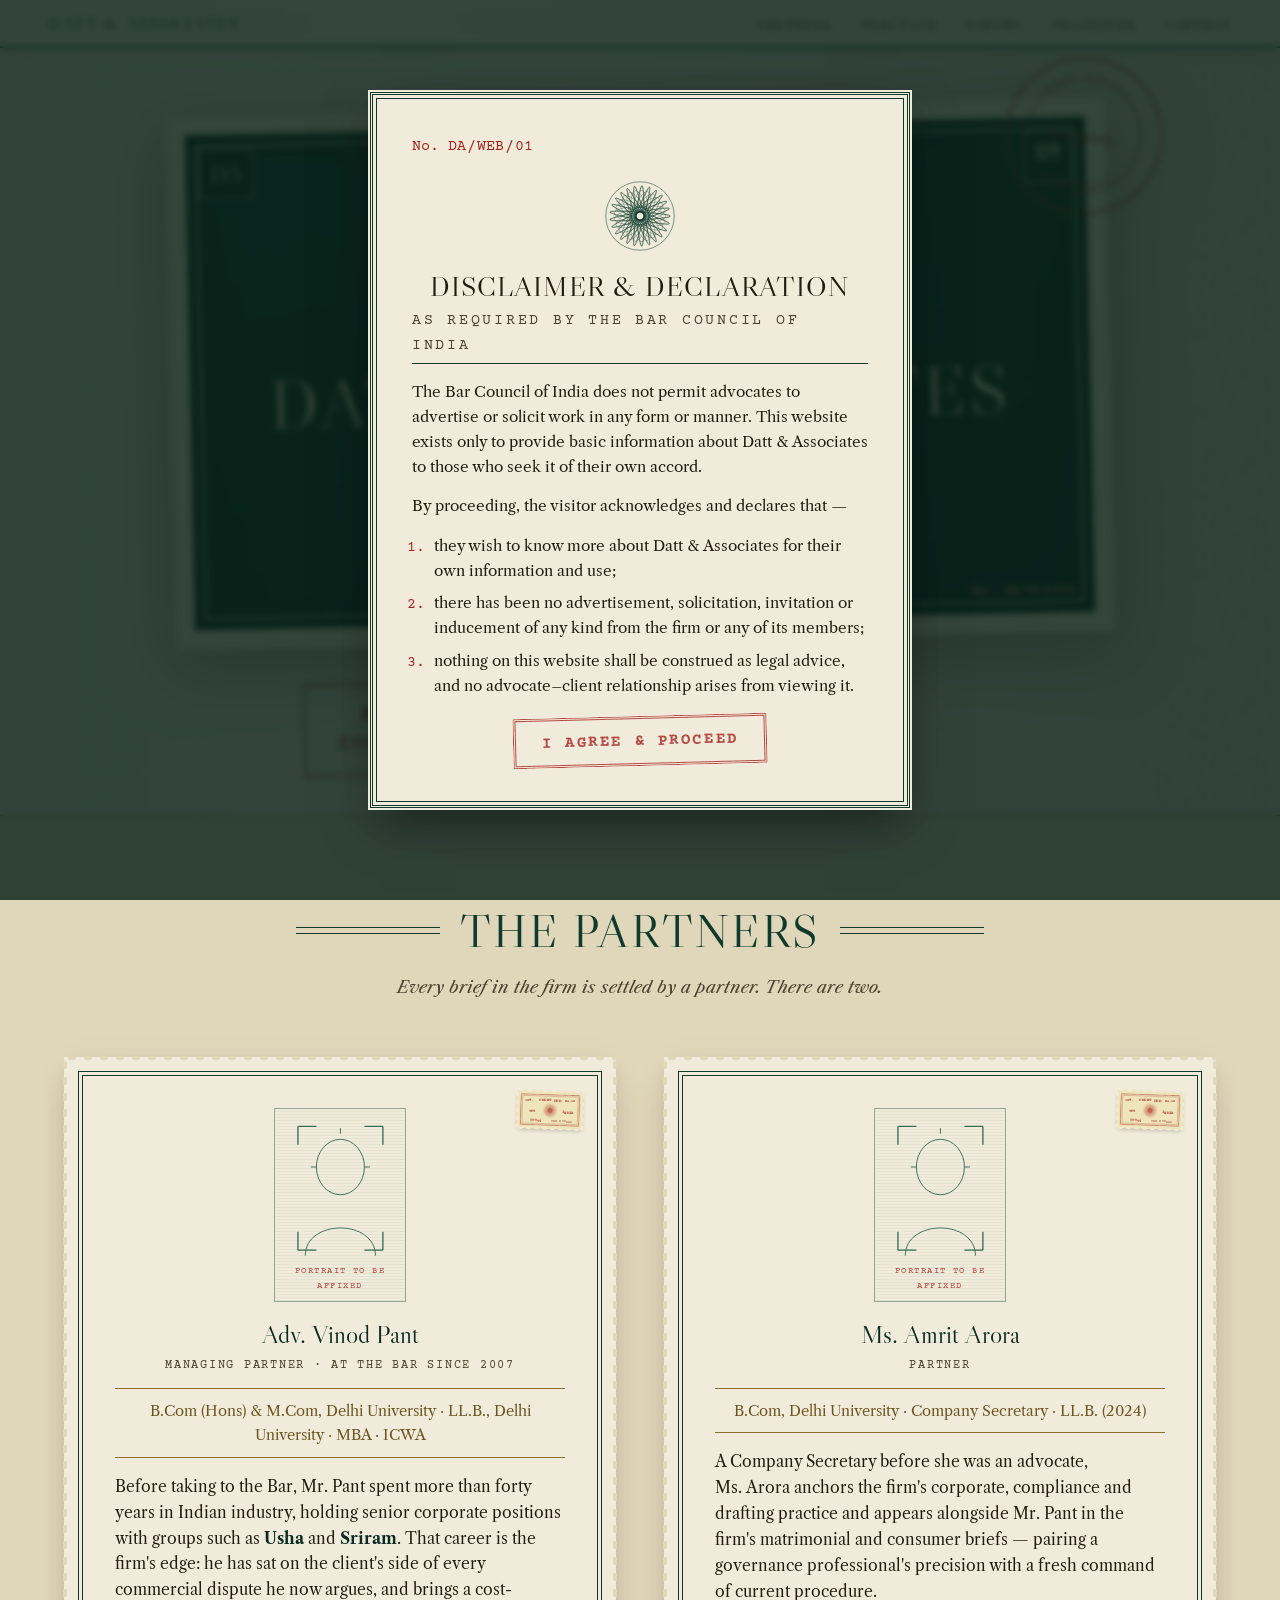
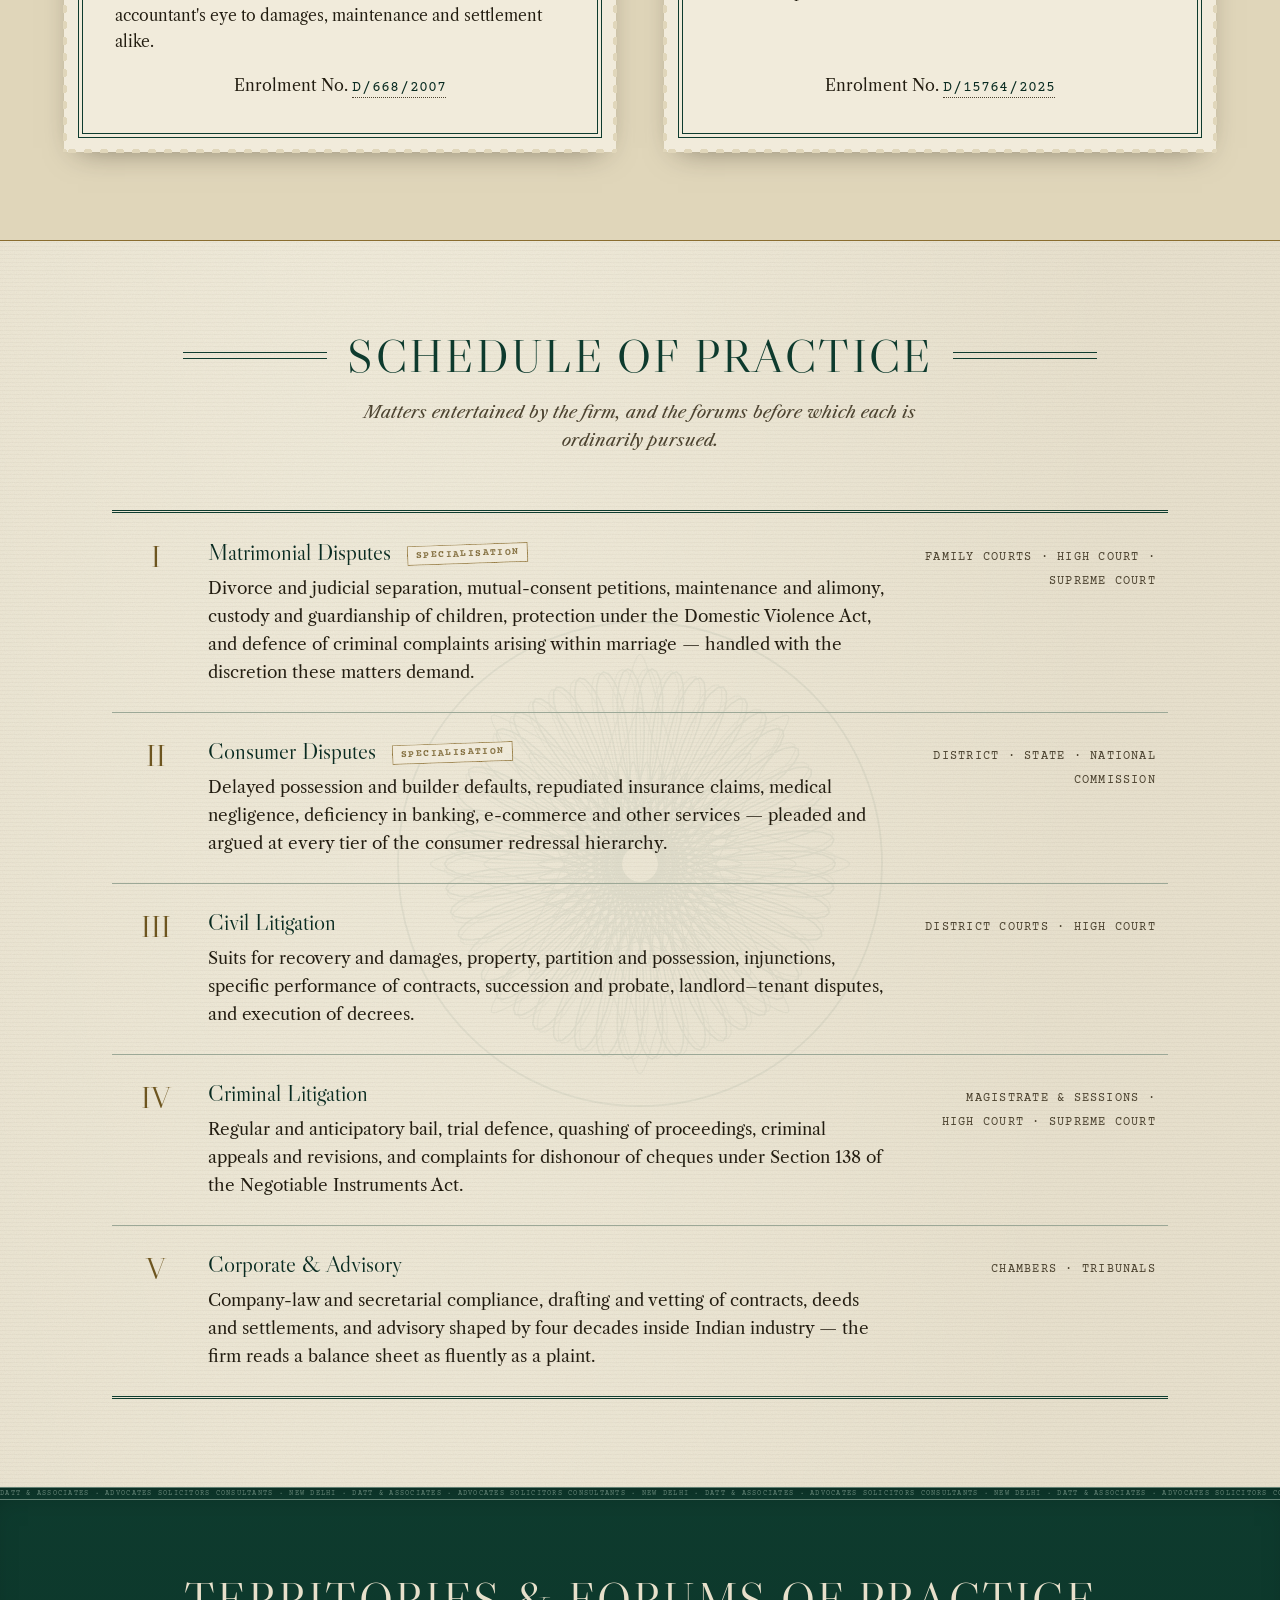
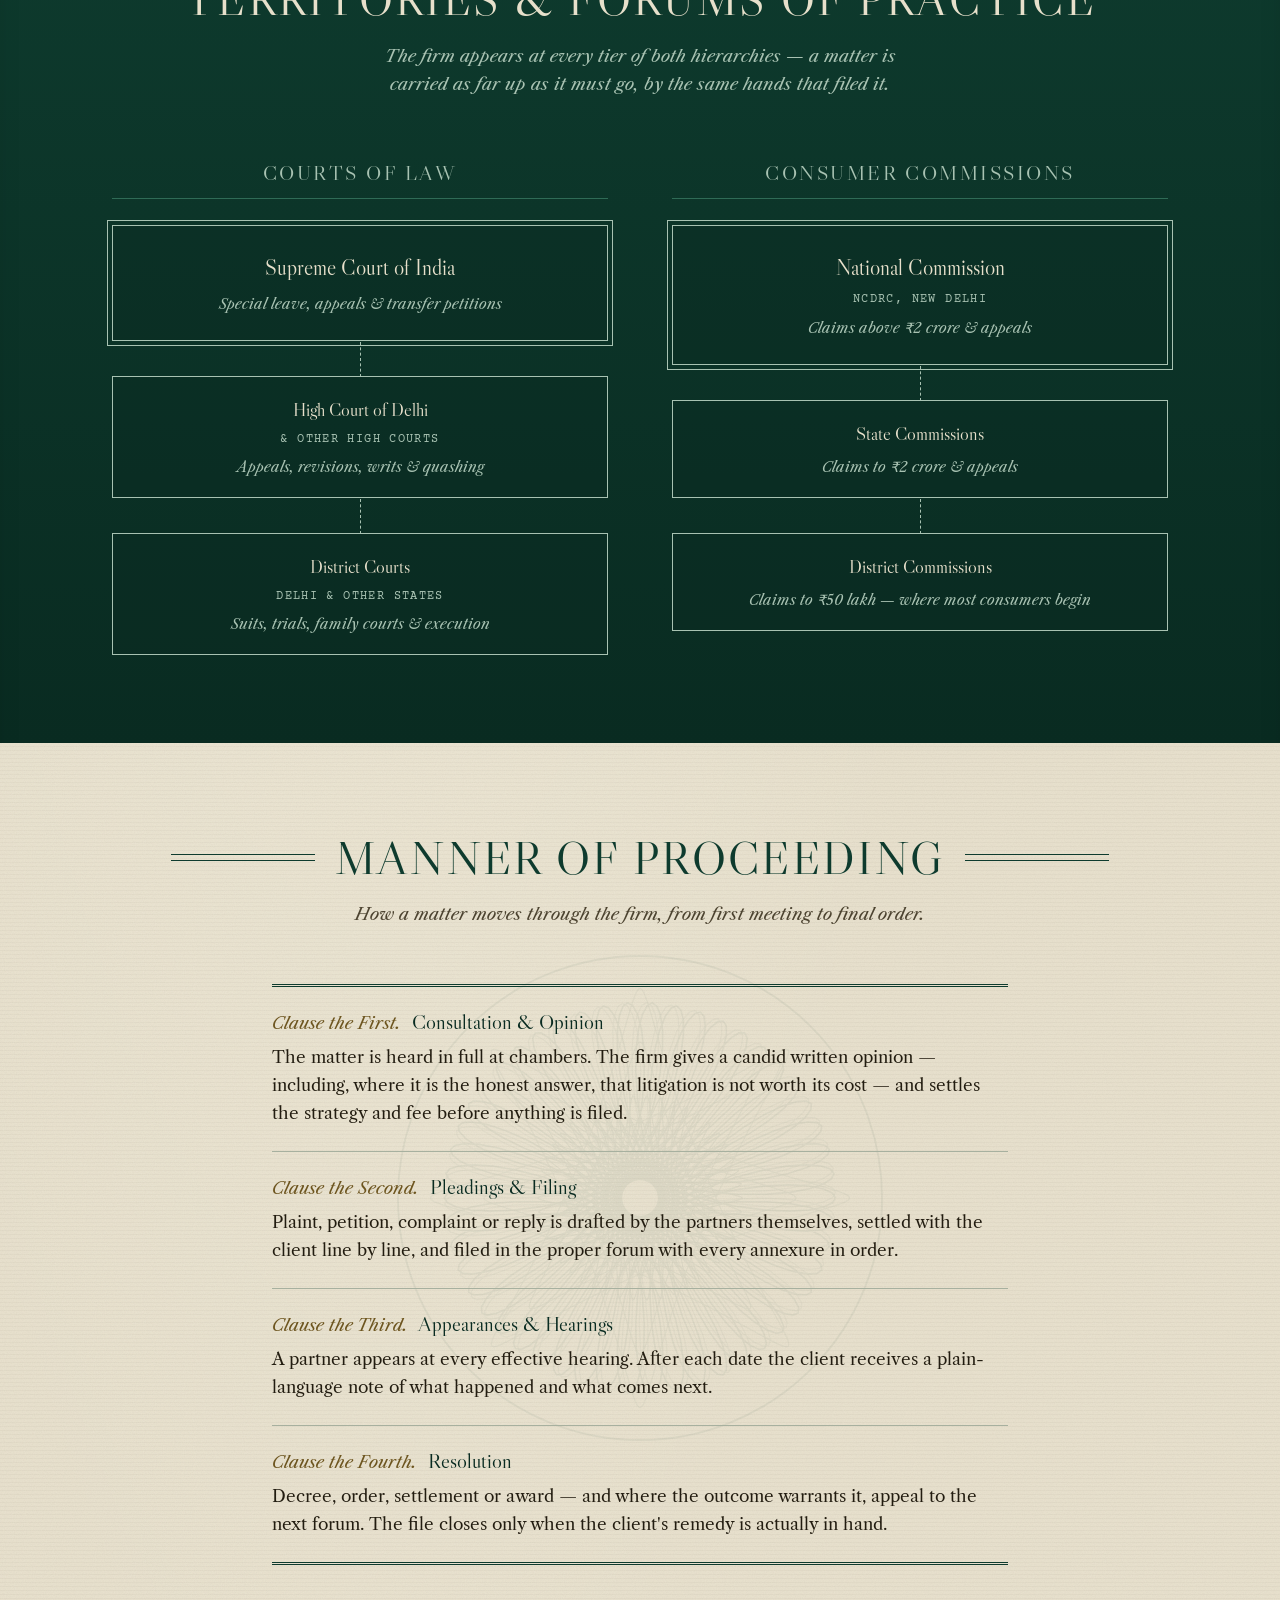
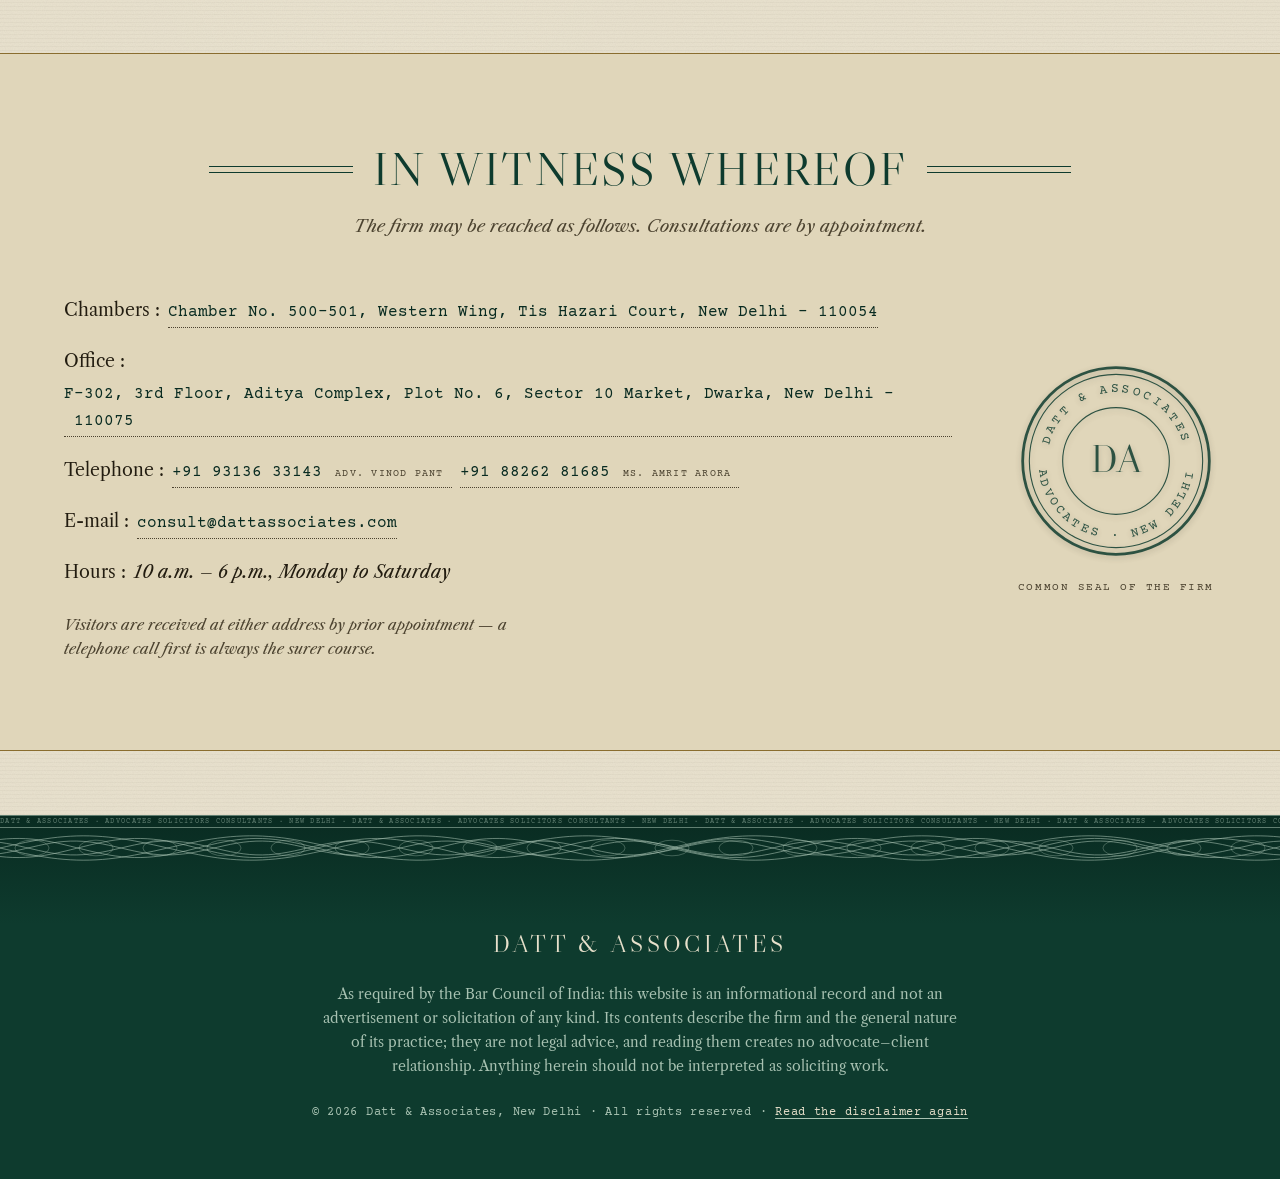
<file: index.html>
<!DOCTYPE html>
<html lang="en">
<head>
<meta charset="UTF-8">
<meta name="viewport" content="width=device-width, initial-scale=1.0">
<title>Datt &amp; Associates — Advocates, Solicitors &amp; Consultants, New Delhi</title>
<meta name="description" content="Datt &amp; Associates, New Delhi — advocates, solicitors and consultants for civil, criminal, matrimonial and consumer matters, appearing from the district courts to the Supreme Court of India.">
<link rel="stylesheet" href="fonts/fonts.css?v=20260902">
<link rel="stylesheet" href="css/styles.css?v=20260902">
<link rel="icon" href="data:image/svg+xml,%3Csvg xmlns='http://www.w3.org/2000/svg' viewBox='0 0 32 32'%3E%3Crect width='32' height='32' fill='%230e3b2e'/%3E%3Ctext x='16' y='22' text-anchor='middle' font-family='Georgia' font-size='17' fill='%23e9e2cf'%3EDA%3C/text%3E%3C/svg%3E">
</head>
<body>
<!--
THESIS: The firm's site is an engraved Indian legal instrument — stamp-paper security
printing carrying verifiable pedigree — refusing the navy-gold pillars-and-gavel
law-firm template and its sterile legal-tech opposite.
OWN-WORLD: Buff security paper; intaglio green plates; guilloche rosettes and lattice
bands generated as working curves; rubber-stamp red endorsements; court-fee gold marks;
red mono serial numbers; microprint rules; perforated stamp frames; deed-blank
placeholders. Caslon engraved caps, Courier Prime serials, Devanagari co-title.
STORY: A distressed litigant lands on a document that looks like the law itself,
reads exactly what the firm handles and who argues it, believes the specifics,
and calls for a consultation.
FIRST VIEWPORT: One monumental perforated stamp affixed to the sheet at -1.2deg —
green engraved interior with rosette, bilingual firm name, hook line, corner marks —
cancelled by a red circular NEW DELHI postmark; below it the red stamped
REQUEST A CONSULTATION endorsement, then the partner stamps.
FORM: Stamp Paper Engraving — grounded candidate 4 of 7, seed key 9ecdd516.
COMP: .impeccable/mocks/comp3-affixed-stamp.png approved 2026-08-31 (code-rendered).
FINISH: unreviewed and undocumented is unfinished; this build ends with the finish
review, the verdict, and DESIGN.md
-->

<a class="skip-link" href="#partners">Skip to content</a>

<!-- ══════════ BCI DISCLAIMER GATE ══════════ -->
<div class="gate" id="gate" role="dialog" aria-modal="true" aria-labelledby="gate-title">
  <div class="gate-doc">
    <div class="gate-border" aria-hidden="true"></div>
    <p class="gate-serial">No.&nbsp;DA&#8202;/&#8202;WEB&#8202;/&#8202;01</p>
    <svg class="gate-rosette" data-rosette="small" viewBox="-60 -60 120 120" aria-hidden="true"></svg>
    <h2 id="gate-title">Disclaimer &amp; Declaration</h2>
    <p class="gate-rule-word" aria-hidden="true">As required by the Bar Council of India</p>
    <p>The Bar Council of India does not permit advocates to advertise or solicit
    work in any form or manner. This website exists only to provide basic
    information about Datt&nbsp;&amp;&nbsp;Associates to those who seek it of their own accord.</p>
    <p>By proceeding, the visitor acknowledges and declares that —</p>
    <ol>
      <li>they wish to know more about Datt&nbsp;&amp;&nbsp;Associates for their own information and use;</li>
      <li>there has been no advertisement, solicitation, invitation or inducement of any kind from the firm or any of its members;</li>
      <li>nothing on this website shall be construed as legal advice, and no advocate–client relationship arises from viewing it.</li>
    </ol>
    <button class="stamp-btn" id="gate-agree" type="button">I&nbsp;Agree&nbsp;&amp;&nbsp;Proceed</button>
    <div class="gate-stamp" id="gate-stamp" aria-hidden="true">Agreed<br>&amp; Admitted</div>
  </div>
</div>

<!-- ══════════ DOCKET NAV ══════════ -->
<nav class="docket" aria-label="Site">
  <p class="docket-name">Datt&nbsp;&amp;&nbsp;Associates</p>
  <ul>
    <li><a href="#partners">Partners</a></li>
    <li><a href="#practice">Practice</a></li>
    <li><a href="#forums">Forums</a></li>
    <li><a href="#procedure">Procedure</a></li>
    <li><a href="#contact">Contact</a></li>
  </ul>
</nav>

<main>
<!-- ══════════ HERO: THE AFFIXED STAMP ══════════ -->
<header class="affix-wrap">
  <div class="mega-stamp">
    <div class="perf" aria-hidden="true"><span></span><span></span><span></span><span></span></div>
    <p class="mega-corner tl" aria-hidden="true">DA</p>
    <p class="mega-corner tr" lang="hi" aria-hidden="true">दत्त</p>
    <div class="stamp-inner">
      <svg class="rosette-main" data-rosette="main" viewBox="-110 -110 220 220" role="img" aria-label="Engraved guilloche rosette"></svg>
      <p class="mega-hindi" lang="hi">दत्त एंड एसोसिएट्स</p>
      <h1 class="mega-name">Datt &amp; Associates</h1>
      <p class="mega-role">Advocates&nbsp;·&nbsp;Solicitors&nbsp;·&nbsp;Consultants</p>
      <p class="mega-hook">Counsel in civil, criminal, matrimonial &amp; consumer matters —
      from the district courts of Delhi and other states to the Supreme&nbsp;Court of&nbsp;India.</p>
      <p class="mega-serial">No.&nbsp;DA&#8201;74&#8201;4952</p>
    </div>
    <svg class="postmark" viewBox="-90 -90 180 180" aria-hidden="true">
      <defs><path id="pmArc" d="M -58,0 A 58,58 0 0 1 58,0"/><path id="pmArcB" d="M -58,0 A 58,58 0 0 0 58,0"/></defs>
      <circle r="82" fill="none" stroke="currentColor" stroke-width="3"/>
      <circle r="60" fill="none" stroke="currentColor" stroke-width="1.5"/>
      <text class="pm-text"><textPath href="#pmArc" startOffset="50%" text-anchor="middle">NEW DELHI</textPath></text>
      <text class="pm-text"><textPath href="#pmArcB" startOffset="50%" text-anchor="middle">CHAMBERS</textPath></text>
      <text y="7" text-anchor="middle" class="pm-mid">BY APPT.</text>
    </svg>
  </div>
  <div class="endorsement">
    <a class="stamp-cta" href="#contact">Request a<br>Consultation</a>
    <div class="endorse-note">
      <p>Consultations by appointment at the firm's chambers, New Delhi.</p>
      <a class="quiet-link" href="#practice">Read the schedule of practice ↓</a>
    </div>
  </div>
</header>

<!-- ══════════ THE PARTNERS ══════════ -->
<section class="sheet sheet-tint" id="partners" aria-labelledby="partners-h">
  <h2 id="partners-h" class="sheet-h">The Partners</h2>
  <p class="sheet-intro">Every brief in the firm is settled by a partner. There are two.</p>

  <div class="partners">
    <article class="stamp-card">
      <div class="perf" aria-hidden="true"><span></span><span></span><span></span><span></span></div>
      <div class="stamp-inner">
        <div class="court-fee" aria-hidden="true">
          <div class="perf" aria-hidden="true"><span></span><span></span><span></span><span></span></div>
          <svg viewBox="0 0 120 64">
            <rect x="1.5" y="1.5" width="117" height="61" fill="none" stroke="currentColor" stroke-width="1.1"/>
            <rect x="4.5" y="4.5" width="111" height="55" fill="none" stroke="currentColor" stroke-width=".5"/>
            <text x="10" y="15" class="cf-corner" lang="hi">10रु.</text>
            <text x="60" y="15" text-anchor="middle" class="cf-label">COURT FEE</text>
            <text x="110" y="15" text-anchor="end" class="cf-corner">Rs.10</text>
            <svg data-rosette="small" viewBox="-60 -60 120 120" x="44" y="17" width="32" height="32"></svg>
            <text x="24" y="38" text-anchor="middle" class="cf-hindi" lang="hi">भारत</text>
            <text x="96" y="38" text-anchor="middle" class="cf-label">INDIA</text>
            <text x="32" y="56" text-anchor="middle" class="cf-hindi" lang="hi">दस रुपये</text>
            <text x="84" y="56" text-anchor="middle" class="cf-value">TEN RUPEES</text>
          </svg>
        </div>
        <div class="portrait" role="img" aria-label="Portrait of Adv. Vinod Pant — photograph to be affixed">
          <svg viewBox="0 0 120 150" aria-hidden="true">
            <g fill="none" stroke="currentColor" stroke-width="1">
              <ellipse cx="60" cy="52" rx="26" ry="30"/>
              <path d="M22 148 C 22 108, 98 108, 98 148"/>
              <path d="M34 52 h-6 M92 52 h-6 M60 16 v-6"/>
              <path d="M14 8 h20 M14 8 v20 M106 8 h-20 M106 8 v20 M14 142 h20 M14 142 v-20 M106 142 h-20 M106 142 v-20" stroke-width="1.4"/>
            </g>
          </svg>
          <p class="portrait-note">Portrait to be affixed</p>
        </div>
        <h3>Adv.&nbsp;Vinod&nbsp;Pant</h3>
        <p class="stamp-role">Managing Partner · at the Bar since 2007</p>
        <p class="stamp-quals">B.Com&nbsp;(Hons) &amp; M.Com, Delhi University · LL.B., Delhi University · MBA · ICWA</p>
        <p class="stamp-bio">Before taking to the Bar, Mr.&nbsp;Pant spent more than forty years in
        Indian industry, holding senior corporate positions with groups such as
        <strong>Usha</strong> and <strong>Sriram</strong>. That career is the firm's
        edge: he has sat on the client's side of every commercial dispute he now
        argues, and brings a cost-accountant's eye to damages, maintenance and
        settlement alike.</p>
        <p class="deed-blank">Enrolment No. <span class="deed-filled">D&#8202;/&#8202;668&#8202;/&#8202;2007</span></p>
      </div>
    </article>

    <article class="stamp-card">
      <div class="perf" aria-hidden="true"><span></span><span></span><span></span><span></span></div>
      <div class="stamp-inner">
        <div class="court-fee" aria-hidden="true">
          <div class="perf" aria-hidden="true"><span></span><span></span><span></span><span></span></div>
          <svg viewBox="0 0 120 64">
            <rect x="1.5" y="1.5" width="117" height="61" fill="none" stroke="currentColor" stroke-width="1.1"/>
            <rect x="4.5" y="4.5" width="111" height="55" fill="none" stroke="currentColor" stroke-width=".5"/>
            <text x="10" y="15" class="cf-corner" lang="hi">10रु.</text>
            <text x="60" y="15" text-anchor="middle" class="cf-label">COURT FEE</text>
            <text x="110" y="15" text-anchor="end" class="cf-corner">Rs.10</text>
            <svg data-rosette="small" viewBox="-60 -60 120 120" x="44" y="17" width="32" height="32"></svg>
            <text x="24" y="38" text-anchor="middle" class="cf-hindi" lang="hi">भारत</text>
            <text x="96" y="38" text-anchor="middle" class="cf-label">INDIA</text>
            <text x="32" y="56" text-anchor="middle" class="cf-hindi" lang="hi">दस रुपये</text>
            <text x="84" y="56" text-anchor="middle" class="cf-value">TEN RUPEES</text>
          </svg>
        </div>
        <div class="portrait" role="img" aria-label="Portrait of Ms. Amrit Arora — photograph to be affixed">
          <svg viewBox="0 0 120 150" aria-hidden="true">
            <g fill="none" stroke="currentColor" stroke-width="1">
              <ellipse cx="60" cy="52" rx="26" ry="30"/>
              <path d="M22 148 C 22 108, 98 108, 98 148"/>
              <path d="M34 52 h-6 M92 52 h-6 M60 16 v-6"/>
              <path d="M14 8 h20 M14 8 v20 M106 8 h-20 M106 8 v20 M14 142 h20 M14 142 v-20 M106 142 h-20 M106 142 v-20" stroke-width="1.4"/>
            </g>
          </svg>
          <p class="portrait-note">Portrait to be affixed</p>
        </div>
        <h3>Ms.&nbsp;Amrit&nbsp;Arora</h3>
        <p class="stamp-role">Partner</p>
        <p class="stamp-quals">B.Com, Delhi University · Company Secretary · LL.B.&nbsp;(2024)</p>
        <p class="stamp-bio">A Company Secretary before she was an advocate,
        Ms.&nbsp;Arora anchors the firm's corporate, compliance and drafting
        practice and appears alongside Mr.&nbsp;Pant in the firm's matrimonial and
        consumer briefs — pairing a governance professional's precision with a
        fresh command of current procedure.</p>
        <p class="deed-blank">Enrolment No. <span class="deed-filled">D&#8202;/&#8202;15764&#8202;/&#8202;2025</span></p>
      </div>
    </article>
  </div>
</section>

<!-- ══════════ SCHEDULE OF PRACTICE ══════════ -->
<section class="sheet" id="practice" aria-labelledby="practice-h">
  <svg class="watermark" data-rosette="main" viewBox="-110 -110 220 220" aria-hidden="true"></svg>
  <h2 id="practice-h" class="sheet-h">Schedule of Practice</h2>
  <p class="sheet-intro">Matters entertained by the firm, and the forums before which each is ordinarily pursued.</p>

  <div class="schedule" role="list">
    <article class="row" role="listitem">
      <p class="row-index" aria-hidden="true">I</p>
      <div class="row-body">
        <h3>Matrimonial Disputes <span class="fee-mark">Specialisation</span></h3>
        <p>Divorce and judicial separation, mutual-consent petitions, maintenance and
        alimony, custody and guardianship of children, protection under the Domestic
        Violence Act, and defence of criminal complaints arising within marriage —
        handled with the discretion these matters demand.</p>
      </div>
      <p class="row-forum">Family Courts · High&nbsp;Court · Supreme&nbsp;Court</p>
    </article>

    <article class="row" role="listitem">
      <p class="row-index" aria-hidden="true">II</p>
      <div class="row-body">
        <h3>Consumer Disputes <span class="fee-mark">Specialisation</span></h3>
        <p>Delayed possession and builder defaults, repudiated insurance claims,
        medical negligence, deficiency in banking, e-commerce and other services —
        pleaded and argued at every tier of the consumer redressal hierarchy.</p>
      </div>
      <p class="row-forum">District · State · National Commission</p>
    </article>

    <article class="row" role="listitem">
      <p class="row-index" aria-hidden="true">III</p>
      <div class="row-body">
        <h3>Civil Litigation</h3>
        <p>Suits for recovery and damages, property, partition and possession,
        injunctions, specific performance of contracts, succession and probate,
        landlord–tenant disputes, and execution of decrees.</p>
      </div>
      <p class="row-forum">District Courts · High&nbsp;Court</p>
    </article>

    <article class="row" role="listitem">
      <p class="row-index" aria-hidden="true">IV</p>
      <div class="row-body">
        <h3>Criminal Litigation</h3>
        <p>Regular and anticipatory bail, trial defence, quashing of proceedings,
        criminal appeals and revisions, and complaints for dishonour of cheques
        under Section&nbsp;138 of the Negotiable Instruments Act.</p>
      </div>
      <p class="row-forum">Magistrate &amp; Sessions · High&nbsp;Court · Supreme&nbsp;Court</p>
    </article>

    <article class="row" role="listitem">
      <p class="row-index" aria-hidden="true">V</p>
      <div class="row-body">
        <h3>Corporate &amp; Advisory</h3>
        <p>Company-law and secretarial compliance, drafting and vetting of contracts,
        deeds and settlements, and advisory shaped by four decades inside Indian
        industry — the firm reads a balance sheet as fluently as a plaint.</p>
      </div>
      <p class="row-forum">Chambers · Tribunals</p>
    </article>
  </div>
</section>

<!-- ══════════ TERRITORIES & FORUMS ══════════ -->
<section class="ledger" id="forums" aria-labelledby="forums-h">
  <p class="microprint microprint-onink" aria-hidden="true"></p>
  <h2 id="forums-h" class="ledger-h">Territories &amp; Forums of Practice</h2>
  <p class="ledger-intro">The firm appears at every tier of both hierarchies — a matter is carried
  as far up as it must go, by the same hands that filed it.</p>

  <div class="ladders">
    <div class="ladder" aria-label="Courts of law, ascending">
      <h3>Courts of Law</h3>
      <ol reversed>
        <li class="tier tier-3">
          <p class="tier-name">Supreme Court of India</p>
          <p class="tier-note">Special leave, appeals &amp; transfer petitions</p>
        </li>
        <li class="tier tier-2">
          <p class="tier-name">High Court of Delhi <span class="tier-amp">&amp; other High Courts</span></p>
          <p class="tier-note">Appeals, revisions, writs &amp; quashing</p>
        </li>
        <li class="tier tier-1">
          <p class="tier-name">District Courts <span class="tier-amp">Delhi &amp; other states</span></p>
          <p class="tier-note">Suits, trials, family courts &amp; execution</p>
        </li>
      </ol>
    </div>
    <div class="ladder" aria-label="Consumer commissions, ascending">
      <h3>Consumer Commissions</h3>
      <ol reversed>
        <li class="tier tier-3">
          <p class="tier-name">National Commission <span class="tier-amp">NCDRC, New Delhi</span></p>
          <p class="tier-note">Claims above ₹2 crore &amp; appeals</p>
        </li>
        <li class="tier tier-2">
          <p class="tier-name">State Commissions</p>
          <p class="tier-note">Claims to ₹2 crore &amp; appeals</p>
        </li>
        <li class="tier tier-1">
          <p class="tier-name">District Commissions</p>
          <p class="tier-note">Claims to ₹50 lakh — where most consumers begin</p>
        </li>
      </ol>
    </div>
  </div>
</section>

<!-- ══════════ MANNER OF PROCEEDING ══════════ -->
<section class="sheet" id="procedure" aria-labelledby="procedure-h">
  <svg class="watermark" data-rosette="main" viewBox="-110 -110 220 220" aria-hidden="true"></svg>
  <h2 id="procedure-h" class="sheet-h">Manner of Proceeding</h2>
  <p class="sheet-intro">How a matter moves through the firm, from first meeting to final order.</p>

  <div class="clauses">
    <article class="clause">
      <h3><span class="clause-no">Clause the First.</span> Consultation &amp; Opinion</h3>
      <p>The matter is heard in full at chambers. The firm gives a candid written
      opinion — including, where it is the honest answer, that litigation is not
      worth its cost — and settles the strategy and fee before anything is filed.</p>
    </article>
    <article class="clause">
      <h3><span class="clause-no">Clause the Second.</span> Pleadings &amp; Filing</h3>
      <p>Plaint, petition, complaint or reply is drafted by the partners themselves,
      settled with the client line by line, and filed in the proper forum with
      every annexure in order.</p>
    </article>
    <article class="clause">
      <h3><span class="clause-no">Clause the Third.</span> Appearances &amp; Hearings</h3>
      <p>A partner appears at every effective hearing. After each date the client
      receives a plain-language note of what happened and what comes next.</p>
    </article>
    <article class="clause">
      <h3><span class="clause-no">Clause the Fourth.</span> Resolution</h3>
      <p>Decree, order, settlement or award — and where the outcome warrants it,
      appeal to the next forum. The file closes only when the client's remedy
      is actually in hand.</p>
    </article>
  </div>
</section>

<!-- ══════════ EXECUTION BLOCK: CONTACT ══════════ -->
<section class="sheet sheet-tint" id="contact" aria-labelledby="contact-h">
  <h2 id="contact-h" class="sheet-h">In Witness Whereof</h2>
  <p class="sheet-intro">The firm may be reached as follows. Consultations are by appointment.</p>

  <div class="execution">
    <div class="exec-fields">
      <p class="deed-blank">Chambers&nbsp;: <span class="deed-filled">Chamber No. 500–501, Western Wing, Tis&nbsp;Hazari Court, New&nbsp;Delhi&nbsp;–&nbsp;110054</span></p>
      <p class="deed-blank">Office&nbsp;: <span class="deed-filled">F-302, 3rd Floor, Aditya Complex, Plot No.&nbsp;6, Sector&nbsp;10 Market, Dwarka, New&nbsp;Delhi&nbsp;–&nbsp;110075</span></p>
      <p class="deed-blank">Telephone&nbsp;: <span class="deed-filled"><a href="tel:+919313633143">+91&nbsp;93136&nbsp;33143</a> <span class="tel-who">Adv.&nbsp;Vinod&nbsp;Pant</span></span> <span class="deed-filled"><a href="tel:+918826281685">+91&nbsp;88262&nbsp;81685</a> <span class="tel-who">Ms.&nbsp;Amrit&nbsp;Arora</span></span></p>
      <p class="deed-blank">E-mail&nbsp;: <span class="deed-filled"><a href="mailto:consult@dattassociates.com">consult@dattassociates.com</a></span></p>
      <p class="deed-blank">Hours&nbsp;: <span class="deed-set">10 a.m. – 6 p.m., Monday to Saturday</span></p>
      <p class="exec-note">Visitors are received at either address by prior appointment —
      a telephone call first is always the surer course.</p>
    </div>
    <div class="seal-block" aria-hidden="true">
      <svg class="seal" viewBox="-90 -90 180 180">
        <defs>
          <path id="sealArcTop" d="M -62,0 A 62,62 0 0 1 62,0"/>
          <path id="sealArcBot" d="M -70,0 A 70,70 0 0 0 70,0"/>
        </defs>
        <circle r="84" fill="none" stroke="currentColor" stroke-width="2.5"/>
        <circle r="78" fill="none" stroke="currentColor" stroke-width="1"/>
        <circle r="48" fill="none" stroke="currentColor" stroke-width="1"/>
        <text class="seal-text"><textPath href="#sealArcTop" startOffset="50%" text-anchor="middle">DATT &amp; ASSOCIATES</textPath></text>
        <text class="seal-text"><textPath href="#sealArcBot" startOffset="50%" text-anchor="middle">ADVOCATES · NEW DELHI</textPath></text>
        <text class="seal-mono" y="10" text-anchor="middle">DA</text>
      </svg>
      <p class="seal-caption">Common seal of the firm</p>
    </div>
  </div>
</section>
</main>

<!-- ══════════ FOOTER ══════════ -->
<footer class="colophon">
  <p class="microprint microprint-onink" aria-hidden="true"></p>
  <svg class="band" data-band viewBox="0 0 1200 46" preserveAspectRatio="none" aria-hidden="true"></svg>
  <div class="colophon-body">
    <p class="colophon-name">Datt&nbsp;&amp;&nbsp;Associates</p>
    <p class="colophon-disclaimer">As required by the Bar Council of India: this website is an
    informational record and not an advertisement or solicitation of any kind. Its contents
    describe the firm and the general nature of its practice; they are not legal advice, and
    reading them creates no advocate–client relationship. Anything herein should not be
    interpreted as soliciting work.</p>
    <p class="colophon-fine">© 2026 Datt &amp; Associates, New Delhi · All rights reserved ·
    <a href="#gate" id="reshow-gate">Read the disclaimer again</a></p>
  </div>
</footer>

<script src="js/main.js?v=20260902"></script>
</body>
</html>
</file>
<file: fonts/fonts.css>
/* latin-ext */
@font-face {
  font-family: 'Courier Prime';
  font-style: normal;
  font-weight: 400;
  font-display: swap;
  src: url(../fonts/f0.woff2) format('woff2');
  unicode-range: U+0100-02BA, U+02BD-02C5, U+02C7-02CC, U+02CE-02D7, U+02DD-02FF, U+0304, U+0308, U+0329, U+1D00-1DBF, U+1E00-1E9F, U+1EF2-1EFF, U+2020, U+20A0-20AB, U+20AD-20C0, U+2113, U+2C60-2C7F, U+A720-A7FF;
}
/* latin */
@font-face {
  font-family: 'Courier Prime';
  font-style: normal;
  font-weight: 400;
  font-display: swap;
  src: url(../fonts/f1.woff2) format('woff2');
  unicode-range: U+0000-00FF, U+0131, U+0152-0153, U+02BB-02BC, U+02C6, U+02DA, U+02DC, U+0304, U+0308, U+0329, U+2000-206F, U+20AC, U+2122, U+2191, U+2193, U+2212, U+2215, U+FEFF, U+FFFD;
}
/* latin-ext */
@font-face {
  font-family: 'Courier Prime';
  font-style: normal;
  font-weight: 700;
  font-display: swap;
  src: url(../fonts/f2.woff2) format('woff2');
  unicode-range: U+0100-02BA, U+02BD-02C5, U+02C7-02CC, U+02CE-02D7, U+02DD-02FF, U+0304, U+0308, U+0329, U+1D00-1DBF, U+1E00-1E9F, U+1EF2-1EFF, U+2020, U+20A0-20AB, U+20AD-20C0, U+2113, U+2C60-2C7F, U+A720-A7FF;
}
/* latin */
@font-face {
  font-family: 'Courier Prime';
  font-style: normal;
  font-weight: 700;
  font-display: swap;
  src: url(../fonts/f3.woff2) format('woff2');
  unicode-range: U+0000-00FF, U+0131, U+0152-0153, U+02BB-02BC, U+02C6, U+02DA, U+02DC, U+0304, U+0308, U+0329, U+2000-206F, U+20AC, U+2122, U+2191, U+2193, U+2212, U+2215, U+FEFF, U+FFFD;
}
/* latin-ext */
@font-face {
  font-family: 'Libre Caslon Display';
  font-style: normal;
  font-weight: 400;
  font-display: swap;
  src: url(../fonts/f4.woff2) format('woff2');
  unicode-range: U+0100-02BA, U+02BD-02C5, U+02C7-02CC, U+02CE-02D7, U+02DD-02FF, U+0304, U+0308, U+0329, U+1D00-1DBF, U+1E00-1E9F, U+1EF2-1EFF, U+2020, U+20A0-20AB, U+20AD-20C0, U+2113, U+2C60-2C7F, U+A720-A7FF;
}
/* latin */
@font-face {
  font-family: 'Libre Caslon Display';
  font-style: normal;
  font-weight: 400;
  font-display: swap;
  src: url(../fonts/f5.woff2) format('woff2');
  unicode-range: U+0000-00FF, U+0131, U+0152-0153, U+02BB-02BC, U+02C6, U+02DA, U+02DC, U+0304, U+0308, U+0329, U+2000-206F, U+20AC, U+2122, U+2191, U+2193, U+2212, U+2215, U+FEFF, U+FFFD;
}
/* latin-ext */
@font-face {
  font-family: 'Libre Caslon Text';
  font-style: italic;
  font-weight: 400;
  font-display: swap;
  src: url(../fonts/f6.woff2) format('woff2');
  unicode-range: U+0100-02BA, U+02BD-02C5, U+02C7-02CC, U+02CE-02D7, U+02DD-02FF, U+0304, U+0308, U+0329, U+1D00-1DBF, U+1E00-1E9F, U+1EF2-1EFF, U+2020, U+20A0-20AB, U+20AD-20C0, U+2113, U+2C60-2C7F, U+A720-A7FF;
}
/* latin */
@font-face {
  font-family: 'Libre Caslon Text';
  font-style: italic;
  font-weight: 400;
  font-display: swap;
  src: url(../fonts/f7.woff2) format('woff2');
  unicode-range: U+0000-00FF, U+0131, U+0152-0153, U+02BB-02BC, U+02C6, U+02DA, U+02DC, U+0304, U+0308, U+0329, U+2000-206F, U+20AC, U+2122, U+2191, U+2193, U+2212, U+2215, U+FEFF, U+FFFD;
}
/* latin-ext */
@font-face {
  font-family: 'Libre Caslon Text';
  font-style: normal;
  font-weight: 400;
  font-display: swap;
  src: url(../fonts/f8.woff2) format('woff2');
  unicode-range: U+0100-02BA, U+02BD-02C5, U+02C7-02CC, U+02CE-02D7, U+02DD-02FF, U+0304, U+0308, U+0329, U+1D00-1DBF, U+1E00-1E9F, U+1EF2-1EFF, U+2020, U+20A0-20AB, U+20AD-20C0, U+2113, U+2C60-2C7F, U+A720-A7FF;
}
/* latin */
@font-face {
  font-family: 'Libre Caslon Text';
  font-style: normal;
  font-weight: 400;
  font-display: swap;
  src: url(../fonts/f9.woff2) format('woff2');
  unicode-range: U+0000-00FF, U+0131, U+0152-0153, U+02BB-02BC, U+02C6, U+02DA, U+02DC, U+0304, U+0308, U+0329, U+2000-206F, U+20AC, U+2122, U+2191, U+2193, U+2212, U+2215, U+FEFF, U+FFFD;
}
/* latin-ext */
@font-face {
  font-family: 'Libre Caslon Text';
  font-style: normal;
  font-weight: 700;
  font-display: swap;
  src: url(../fonts/f10.woff2) format('woff2');
  unicode-range: U+0100-02BA, U+02BD-02C5, U+02C7-02CC, U+02CE-02D7, U+02DD-02FF, U+0304, U+0308, U+0329, U+1D00-1DBF, U+1E00-1E9F, U+1EF2-1EFF, U+2020, U+20A0-20AB, U+20AD-20C0, U+2113, U+2C60-2C7F, U+A720-A7FF;
}
/* latin */
@font-face {
  font-family: 'Libre Caslon Text';
  font-style: normal;
  font-weight: 700;
  font-display: swap;
  src: url(../fonts/f11.woff2) format('woff2');
  unicode-range: U+0000-00FF, U+0131, U+0152-0153, U+02BB-02BC, U+02C6, U+02DA, U+02DC, U+0304, U+0308, U+0329, U+2000-206F, U+20AC, U+2122, U+2191, U+2193, U+2212, U+2215, U+FEFF, U+FFFD;
}
/* devanagari */
@font-face {
  font-family: 'Noto Serif Devanagari';
  font-style: normal;
  font-weight: 500;
  font-stretch: 100%;
  font-display: swap;
  src: url(../fonts/f12.woff2) format('woff2');
  unicode-range: U+0900-097F, U+1CD0-1CF9, U+200C-200D, U+20A8, U+20B9, U+20F0, U+25CC, U+A830-A839, U+A8E0-A8FF, U+11B00-11B09;
}
/* latin-ext */
@font-face {
  font-family: 'Noto Serif Devanagari';
  font-style: normal;
  font-weight: 500;
  font-stretch: 100%;
  font-display: swap;
  src: url(../fonts/f13.woff2) format('woff2');
  unicode-range: U+0100-02BA, U+02BD-02C5, U+02C7-02CC, U+02CE-02D7, U+02DD-02FF, U+0304, U+0308, U+0329, U+1D00-1DBF, U+1E00-1E9F, U+1EF2-1EFF, U+2020, U+20A0-20AB, U+20AD-20C0, U+2113, U+2C60-2C7F, U+A720-A7FF;
}
/* latin */
@font-face {
  font-family: 'Noto Serif Devanagari';
  font-style: normal;
  font-weight: 500;
  font-stretch: 100%;
  font-display: swap;
  src: url(../fonts/f14.woff2) format('woff2');
  unicode-range: U+0000-00FF, U+0131, U+0152-0153, U+02BB-02BC, U+02C6, U+02DA, U+02DC, U+0304, U+0308, U+0329, U+2000-206F, U+20AC, U+2122, U+2191, U+2193, U+2212, U+2215, U+FEFF, U+FFFD;
}
/* devanagari */
@font-face {
  font-family: 'Noto Serif Devanagari';
  font-style: normal;
  font-weight: 600;
  font-stretch: 100%;
  font-display: swap;
  src: url(../fonts/f15.woff2) format('woff2');
  unicode-range: U+0900-097F, U+1CD0-1CF9, U+200C-200D, U+20A8, U+20B9, U+20F0, U+25CC, U+A830-A839, U+A8E0-A8FF, U+11B00-11B09;
}
/* latin-ext */
@font-face {
  font-family: 'Noto Serif Devanagari';
  font-style: normal;
  font-weight: 600;
  font-stretch: 100%;
  font-display: swap;
  src: url(../fonts/f16.woff2) format('woff2');
  unicode-range: U+0100-02BA, U+02BD-02C5, U+02C7-02CC, U+02CE-02D7, U+02DD-02FF, U+0304, U+0308, U+0329, U+1D00-1DBF, U+1E00-1E9F, U+1EF2-1EFF, U+2020, U+20A0-20AB, U+20AD-20C0, U+2113, U+2C60-2C7F, U+A720-A7FF;
}
/* latin */
@font-face {
  font-family: 'Noto Serif Devanagari';
  font-style: normal;
  font-weight: 600;
  font-stretch: 100%;
  font-display: swap;
  src: url(../fonts/f17.woff2) format('woff2');
  unicode-range: U+0000-00FF, U+0131, U+0152-0153, U+02BB-02BC, U+02C6, U+02DA, U+02DC, U+0304, U+0308, U+0329, U+2000-206F, U+20AC, U+2122, U+2191, U+2193, U+2212, U+2215, U+FEFF, U+FFFD;
}
</file>
<file: css/styles.css>
/* ═══════════════════════════════════════════════════════════════
   DATT ASSOCIATES — engraved legal instrument
   world: Indian stamp-paper security printing (seed 9ecdd516)
   ═══════════════════════════════════════════════════════════════ */

:root {
  --paper:      #e9e2cf;
  --paper-hi:   #f1ebdb;
  --paper-tint: #e0d6ba;
  --ink:        #221c10;
  --ink-soft:   #4c4330;
  --green:      #0e3b2e;
  --green-deep: #092b21;
  --green-line: #2f6b56;
  --on-green:   #e7e0cb;
  --on-green-2: #a8c2b2;
  --red:        #a8231f;
  --red-hi:     #bf2b24;
  --gold:       #8a6d2f;
  --gold-text:  #6d551f;
  --serif-d: "Libre Caslon Display", Georgia, "Times New Roman", serif;
  --serif-t: "Libre Caslon Text", Georgia, "Times New Roman", serif;
  --mono:    "Courier Prime", "Courier New", monospace;
  --hindi:   "Noto Serif Devanagari", "Libre Caslon Text", serif;
  --gutter: clamp(1rem, 4vw, 3rem);
}

* { margin: 0; padding: 0; box-sizing: border-box; }

html { scroll-behavior: smooth; scroll-padding-top: 4.5rem; overflow-x: clip; }

body {
  font-family: var(--serif-t);
  font-size: 1.0625rem;
  line-height: 1.65;
  color: var(--ink);
  overflow-x: clip;
  background-color: var(--paper);
  background-image:
    url("data:image/svg+xml,%3Csvg xmlns='http://www.w3.org/2000/svg' width='240' height='240'%3E%3Cfilter id='n'%3E%3CfeTurbulence type='fractalNoise' baseFrequency='.9' numOctaves='2'/%3E%3CfeColorMatrix values='0 0 0 0 .13 0 0 0 0 .11 0 0 0 0 .06 0 0 0 .06 0'/%3E%3C/filter%3E%3Crect width='240' height='240' filter='url(%23n)'/%3E%3C/svg%3E"),
    repeating-linear-gradient(0deg, rgba(34,28,16,.028) 0 1px, transparent 1px 4px),
    radial-gradient(ellipse at 30% 10%, rgba(255,252,240,.5), transparent 60%);
  caret-color: var(--red);
}

/* ── browser surfaces ─────────────────────────────── */
::selection { background: var(--green); color: var(--paper); }
:focus-visible { outline: 2px solid var(--red); outline-offset: 3px; border-radius: 1px; }
html { scrollbar-color: var(--green) var(--paper-tint); scrollbar-width: thin; }
body::-webkit-scrollbar { width: 10px; }
body::-webkit-scrollbar-track { background: var(--paper-tint); }
body::-webkit-scrollbar-thumb { background: var(--green); border: 2px solid var(--paper-tint); }
a { color: var(--green); text-decoration-color: var(--gold); text-underline-offset: 3px; text-decoration-thickness: 1px; }
a:hover { color: var(--green-deep); text-decoration-color: var(--red); }

.skip-link {
  position: absolute; left: -999px; top: 0; z-index: 99;
  background: var(--green); color: var(--on-green);
  padding: .6rem 1.2rem; font-family: var(--mono);
}
.skip-link:focus { left: 0; }

h1, h2, h3 { font-family: var(--serif-d); font-weight: 400; line-height: 1.15; text-wrap: balance; }

/* ── microprint (security rule) ───────────────────── */
.microprint {
  font-family: var(--mono); font-size: 6px; letter-spacing: .35em;
  white-space: nowrap; overflow: hidden; user-select: none;
  color: var(--green-line); opacity: .9;
  border-top: 1px solid currentColor; border-bottom: 1px solid currentColor;
  padding: 1px 0; line-height: 1.4;
}
.microprint-onink { color: var(--on-green-2); opacity: .55; font-size: 7px; letter-spacing: .18em; }

/* ═══════════ GATE ═══════════ */
.gate {
  position: fixed; inset: 0; z-index: 50;
  display: flex; align-items: center; justify-content: center;
  padding: var(--gutter);
  background: rgba(9, 32, 25, .82);
  backdrop-filter: blur(3px);
  transition: opacity .5s ease, visibility .5s;
}
.gate[hidden] { display: none; }
.gate.lifting { opacity: 0; visibility: hidden; }
.gate-doc {
  position: relative; overflow: hidden;
  max-width: 34rem; max-height: 90vh; overflow-y: auto;
  background: var(--paper-hi);
  padding: clamp(1.5rem, 4vw, 2.75rem);
  box-shadow: 0 18px 50px -12px rgba(0,0,0,.55);
  text-align: center;
}
.gate-border {
  position: absolute; inset: 8px; pointer-events: none;
  border: 1px solid var(--green);
  outline: 3px double var(--green);
  outline-offset: 3px;
}
.gate-serial { font-family: var(--mono); color: var(--red); font-size: .8rem; text-align: right; }
.gate-rosette { width: 76px; height: 76px; color: var(--green); margin: .25rem auto 0; }
.gate-doc h2 { font-size: 1.75rem; letter-spacing: .04em; margin-top: .5rem; text-transform: uppercase; }
.gate-rule-word {
  font-family: var(--mono); font-size: .72rem; letter-spacing: .18em; text-transform: uppercase;
  color: var(--ink-soft); margin: .35rem 0 1.25rem;
  border-bottom: 1px solid var(--green); display: inline-block; padding-bottom: .35rem;
}
.gate-doc p, .gate-doc ol { text-align: left; font-size: .95rem; margin-bottom: .9rem; }
.gate-doc ol { padding-left: 1.4rem; }
.gate-doc li { margin-bottom: .45rem; }
.gate-doc li::marker { font-family: var(--mono); color: var(--red); }

.gate-stamp {
  position: absolute; left: 50%; top: 42%;
  translate: -50% -50%; rotate: -9deg;
  font-family: var(--mono); font-weight: 700; font-size: 2rem; line-height: 1.05;
  text-transform: uppercase; letter-spacing: .08em; text-align: center;
  color: var(--red-hi);
  border: 4px double var(--red-hi); padding: .5rem 1.1rem;
  opacity: 0; pointer-events: none;
  mask-image: url("data:image/svg+xml,%3Csvg xmlns='http://www.w3.org/2000/svg'%3E%3Cfilter id='g'%3E%3CfeTurbulence baseFrequency='.55' /%3E%3CfeColorMatrix values='0 0 0 0 0 0 0 0 0 0 0 0 0 0 0 0 0 0 .9 .05'/%3E%3C/filter%3E%3Crect width='400' height='200' filter='url(%23g)'/%3E%3C/svg%3E");
  mask-size: cover;
}
.gate.stamped .gate-stamp { animation: slam .38s cubic-bezier(.19,1,.22,1) forwards; }
@keyframes slam {
  0%   { opacity: 0; scale: 2.1; }
  55%  { opacity: 1; scale: .96; }
  100% { opacity: 1; scale: 1; }
}

/* ═══════════ STAMP BUTTONS ═══════════ */
.stamp-btn, .stamp-cta, .replace-mark, .fee-mark, .portrait-note {
  mask-image: url("data:image/svg+xml,%3Csvg xmlns='http://www.w3.org/2000/svg'%3E%3Cfilter id='g'%3E%3CfeTurbulence baseFrequency='.55' /%3E%3CfeColorMatrix values='0 0 0 0 0 0 0 0 0 0 0 0 0 0 0 0 0 0 .45 .72'/%3E%3C/filter%3E%3Crect width='400' height='200' filter='url(%23g)'/%3E%3C/svg%3E");
  mask-size: cover;
}
.stamp-btn, .stamp-cta {
  display: inline-block; cursor: pointer;
  font-family: var(--mono); font-weight: 700; letter-spacing: .1em; text-transform: uppercase;
  color: var(--red); background: transparent; text-align: center; text-decoration: none;
  border: 3px double var(--red); padding: .8rem 1.6rem;
  rotate: -1.5deg;
  transition: rotate .18s ease, color .18s ease, border-color .18s ease, box-shadow .18s ease;
}
.stamp-btn { font-size: 1rem; margin-top: .25rem; }
.stamp-cta { font-size: clamp(1.05rem, 1.8vw, 1.35rem); line-height: 1.3; padding: 1rem 2rem; }
.stamp-btn:hover, .stamp-cta:hover {
  rotate: 0deg; color: var(--red-hi); border-color: var(--red-hi);
  box-shadow: 0 6px 18px -6px rgba(168,35,31,.45);
}
.stamp-btn:active, .stamp-cta:active { translate: 0 1px; }

/* ═══════════ DOCKET NAV ═══════════ */
.docket {
  position: sticky; top: 0; z-index: 20;
  display: flex; align-items: baseline; justify-content: space-between; gap: 1rem;
  padding: .55rem var(--gutter);
  background: color-mix(in srgb, var(--paper-hi) 92%, transparent);
  backdrop-filter: blur(6px);
  border-bottom: 2px solid var(--green);
  box-shadow: 0 1px 0 var(--paper-hi), 0 6px 16px -12px rgba(34,28,16,.5);
}
.docket-name {
  font-family: var(--serif-d); font-size: 1.05rem; letter-spacing: .1em; text-transform: uppercase;
  color: var(--green);
}
.docket ul { display: flex; gap: clamp(.75rem, 2.5vw, 1.75rem); list-style: none; flex-wrap: wrap; }
.docket a {
  font-family: var(--mono); font-size: .82rem; letter-spacing: .12em; text-transform: uppercase;
  color: var(--ink-soft); text-decoration: none; border-bottom: 1px solid transparent; padding-bottom: 2px;
}
.docket a:hover { color: var(--red); border-bottom-color: var(--red); }

/* ═══════════ HERO: AFFIXED STAMP ═══════════ */
.affix-wrap {
  padding: clamp(2.25rem, 4.5vw, 3.75rem) var(--gutter) 0;
  display: grid; justify-items: center;
}
.mega-stamp {
  position: relative; width: min(940px, 100%); rotate: -1.2deg;
  background: var(--paper-hi); --paper-tint: var(--paper);
  filter: drop-shadow(0 18px 34px rgba(34,28,16,.35));
}
.mega-stamp .stamp-inner {
  margin: 20px; padding: 2.5rem 2rem 2.9rem;
  background: linear-gradient(165deg, var(--green) 0%, var(--green-deep) 100%);
  color: var(--on-green); text-align: center;
  border: none; outline: 2px solid var(--on-green-2); outline-offset: -12px;
  box-shadow: inset 0 0 50px rgba(0,0,0,.35);
}
.mega-corner {
  position: absolute; z-index: 1; font-family: var(--serif-d); font-size: 1.5rem; color: var(--on-green);
  border: 1px solid var(--on-green-2); padding: .25rem .6rem; background: rgba(9,43,34,.5);
}
.mega-corner.tl { top: 34px; left: 34px; }
.mega-corner.tr { top: 34px; right: 34px; font-family: var(--hindi); }
.rosette-main { width: clamp(110px, 12vw, 140px); height: auto; color: var(--on-green-2); margin: 0 auto; display: block; }
.mega-hindi { font-family: var(--hindi); font-weight: 600; font-size: clamp(1rem, 2vw, 1.25rem); letter-spacing: .12em; color: var(--on-green-2); margin-top: .9rem; }
.mega-name {
  font-size: clamp(1.9rem, 5.4vw, 4.4rem);
  letter-spacing: .06em; text-transform: uppercase;
  margin-top: .2rem; color: var(--on-green);
}
.mega-role {
  font-family: var(--mono); font-size: clamp(.78rem, 1.3vw, .92rem); letter-spacing: .22em; text-transform: uppercase;
  color: var(--on-green-2); margin-top: .7rem;
}
.mega-hook {
  font-style: italic; font-size: clamp(1rem, 1.6vw, 1.15rem); line-height: 1.55;
  max-width: 46ch; margin: 1.1rem auto 0; color: var(--on-green);
}
.mega-serial {
  position: absolute; right: 1.1rem; bottom: .7rem;
  font-family: var(--mono); font-weight: 700; font-size: .78rem; letter-spacing: .1em;
  color: #e98b84;
}
.postmark {
  position: absolute; z-index: 2; right: -64px; top: -46px; width: 170px; height: 170px; color: var(--red);
  rotate: 8deg; opacity: .85;
  mask-image: url("data:image/svg+xml,%3Csvg xmlns='http://www.w3.org/2000/svg'%3E%3Cfilter id='g'%3E%3CfeTurbulence baseFrequency='.5'/%3E%3CfeColorMatrix values='0 0 0 0 0 0 0 0 0 0 0 0 0 0 0 0 0 0 .5 .65'/%3E%3C/filter%3E%3Crect width='300' height='300' filter='url(%23g)'/%3E%3C/svg%3E");
  mask-size: cover;
}
.pm-text { font-family: var(--mono); font-size: 13px; letter-spacing: 3px; fill: currentColor; }
.pm-mid { font-family: var(--mono); font-size: 16px; font-weight: 700; fill: currentColor; }

.endorsement {
  display: flex; align-items: center; justify-content: center; gap: clamp(1.25rem, 4vw, 3rem);
  flex-wrap: wrap;
  padding: clamp(1.5rem, 3.5vw, 2.5rem) 0;
}
.endorse-note { max-width: 34ch; }
.endorse-note p { font-size: .95rem; color: var(--ink-soft); margin-bottom: .35rem; }
.quiet-link { font-family: var(--mono); font-size: .85rem; letter-spacing: .06em; }

/* ═══════════ SHEETS (paper sections) ═══════════ */
.sheet { position: relative; z-index: 0; padding: clamp(3rem, 7vw, 5.5rem) var(--gutter); max-width: 72rem; margin: 0 auto; }
.watermark {
  position: absolute; inset: 0; margin: auto; z-index: -1;
  width: min(72vw, 32rem); height: min(72vw, 32rem);
  color: var(--green); opacity: .055; pointer-events: none;
}
.sheet-tint {
  max-width: none;
  background: var(--paper-tint);
  border-top: 1px solid var(--gold);
  border-bottom: 1px solid var(--gold);
}
.sheet-tint > * { max-width: 72rem; margin-left: auto; margin-right: auto; }

.sheet-h {
  font-size: clamp(1.9rem, 4vw, 2.9rem); letter-spacing: .05em; text-transform: uppercase;
  text-align: center; color: var(--green);
  display: flex; align-items: center; gap: 1.25rem; justify-content: center;
}
.sheet-h::before, .sheet-h::after {
  content: ""; height: 5px; flex: 1; max-width: 9rem;
  border-top: 1px solid var(--green); border-bottom: 1px solid var(--green);
}
.sheet-intro { text-align: center; font-style: italic; color: var(--ink-soft); margin: 1rem auto 0; max-width: 55ch; }

/* ── schedule ─────────────────────────────────────── */
.schedule { margin-top: clamp(2rem, 5vw, 3.5rem); border-top: 3px double var(--green); }
.row {
  display: grid; grid-template-columns: 4rem 1fr 15rem; gap: 1.25rem;
  padding: 1.6rem .75rem;
  border-bottom: 1px solid color-mix(in srgb, var(--green) 35%, var(--paper));
  transition: background-color .2s ease;
}
.row:last-child { border-bottom: 3px double var(--green); }
.row:hover { background: var(--paper-hi); }
.row-index {
  font-family: var(--serif-d); font-size: 1.9rem; color: var(--gold-text);
  text-align: center; line-height: 1; padding-top: .2rem;
}
.row-body h3 { font-size: 1.45rem; color: var(--green-deep); }
.row-body p { margin-top: .5rem; max-width: 62ch; color: var(--ink); }
.row-forum {
  font-family: var(--mono); font-size: .78rem; letter-spacing: .1em; text-transform: uppercase;
  color: var(--ink-soft); text-align: right; padding-top: .45rem; line-height: 1.9;
}
.fee-mark {
  display: inline-block; vertical-align: .35em; margin-left: .6rem;
  font-family: var(--mono); font-size: .62rem; font-weight: 700; letter-spacing: .14em; text-transform: uppercase;
  color: var(--gold-text); border: 1px solid var(--gold); padding: .2rem .5rem;
  rotate: -2deg; background: var(--paper-hi);
  box-shadow: 1px 2px 4px -2px rgba(109,85,31,.5);
}

/* ── partners: perforated stamps ──────────────────── */
.partners {
  display: grid; grid-template-columns: repeat(auto-fit, minmax(min(100%, 24rem), 1fr));
  gap: clamp(1.5rem, 4vw, 3rem); margin-top: clamp(2rem, 5vw, 3.5rem);
}
.stamp-card {
  position: relative; background: var(--paper-hi);
  box-shadow: 0 10px 30px -14px rgba(34,28,16,.55);
  display: flex; flex-direction: column;
}
.stamp-card .stamp-inner { flex: 1; display: flex; flex-direction: column; }
.stamp-card .stamp-bio { flex: 1; }
.perf span { position: absolute; z-index: 2; }
.perf span:nth-child(1) { top: -1px; left: 0; right: 0; height: 9px;
  background: radial-gradient(circle 4.5px at 8px 0, var(--paper-tint) 98%, transparent) repeat-x left top / 16px 9px; }
.perf span:nth-child(2) { bottom: -1px; left: 0; right: 0; height: 9px;
  background: radial-gradient(circle 4.5px at 8px 9px, var(--paper-tint) 98%, transparent) repeat-x left bottom / 16px 9px; }
.perf span:nth-child(3) { left: -1px; top: 0; bottom: 0; width: 9px;
  background: radial-gradient(circle 4.5px at 0 8px, var(--paper-tint) 98%, transparent) repeat-y left top / 9px 16px; }
.perf span:nth-child(4) { right: -1px; top: 0; bottom: 0; width: 9px;
  background: radial-gradient(circle 4.5px at 9px 8px, var(--paper-tint) 98%, transparent) repeat-y right top / 9px 16px; }
.stamp-inner {
  position: relative; margin: 18px; padding: clamp(1.25rem, 3vw, 2rem);
  border: 1px solid var(--green); outline: 1px solid var(--green); outline-offset: 3px;
}
.court-fee {
  position: absolute; top: .9rem; right: .9rem; width: 66px;
  rotate: 2deg; --paper-tint: var(--paper-hi);
  background: #efe5ba;
  padding: 3px;
  box-shadow: 0 2px 5px -2px rgba(34,28,16,.4);
}
.court-fee .perf span:nth-child(1) { height: 5px;
  background: radial-gradient(circle 2.5px at 4px 0, var(--paper-tint) 98%, transparent) repeat-x left top / 8px 5px; }
.court-fee .perf span:nth-child(2) { height: 5px;
  background: radial-gradient(circle 2.5px at 4px 5px, var(--paper-tint) 98%, transparent) repeat-x left bottom / 8px 5px; }
.court-fee .perf span:nth-child(3) { width: 5px;
  background: radial-gradient(circle 2.5px at 0 4px, var(--paper-tint) 98%, transparent) repeat-y left top / 5px 8px; }
.court-fee .perf span:nth-child(4) { width: 5px;
  background: radial-gradient(circle 2.5px at 5px 4px, var(--paper-tint) 98%, transparent) repeat-y right top / 5px 8px; }
.court-fee > svg { display: block; width: 100%; height: auto; color: var(--red); opacity: .9; }
.cf-label { font-family: var(--mono); font-size: 8px; font-weight: 700; letter-spacing: .8px; fill: currentColor; }
.cf-value { font-family: var(--mono); font-size: 6.5px; letter-spacing: .4px; fill: currentColor; }
.cf-corner { font-family: var(--mono); font-size: 7px; font-weight: 700; fill: currentColor; }
.cf-hindi { font-family: var(--hindi); font-size: 7px; font-weight: 600; fill: currentColor; }
.portrait {
  width: 132px; margin: 0 auto; text-align: center; color: var(--green-line);
  border: 1px solid color-mix(in srgb, var(--green) 40%, var(--paper-hi));
  padding: .6rem .6rem .4rem;
  background: repeating-linear-gradient(0deg, rgba(14,59,46,.05) 0 1px, transparent 1px 3px);
}
.portrait svg { width: 100%; height: auto; display: block; }
.portrait-note { font-family: var(--mono); font-size: .58rem; letter-spacing: .16em; text-transform: uppercase; color: var(--red); margin-top: .4rem; }
.stamp-inner h3 { font-size: 1.6rem; text-align: center; margin-top: 1.1rem; color: var(--green-deep); }
.stamp-role { font-family: var(--mono); font-size: .78rem; letter-spacing: .14em; text-transform: uppercase; text-align: center; color: var(--ink-soft); margin-top: .35rem; }
.stamp-quals {
  text-align: center; font-size: .92rem; color: var(--gold-text); margin-top: .8rem;
  padding: .6rem 0; border-top: 1px solid var(--gold); border-bottom: 1px solid var(--gold);
}
.stamp-bio { margin-top: 1rem; font-size: .98rem; max-width: 52ch; margin-inline: auto; }
.stamp-bio strong { color: var(--green-deep); }
.stamp-card .deed-blank { margin-top: 1.1rem; text-align: center; }

/* ── deed blanks ──────────────────────────────────── */
.deed-blank { font-size: 1rem; }
.blank-line {
  display: inline-block; min-width: min(9rem, 34vw); font-family: var(--mono);
  border-bottom: 1px dotted var(--ink-soft); vertical-align: baseline;
  color: var(--ink-soft); overflow: hidden; max-width: 100%;
}
.blank-wide { min-width: min(16rem, 44vw); }
.exec-fields .deed-blank {
  display: flex; flex-wrap: wrap; align-items: baseline;
  column-gap: .5rem; row-gap: .3rem;
}
.exec-fields .blank-line { flex: 1 1 8rem; }
.replace-mark {
  display: inline-block; margin-left: .5rem; vertical-align: .15em;
  font-family: var(--mono); font-size: .6rem; font-weight: 700; letter-spacing: .12em; text-transform: uppercase;
  color: var(--red); border: 1px solid var(--red); padding: .12rem .4rem; rotate: -2deg;
  opacity: .85;
}
.deed-set { font-style: italic; }
.deed-filled {
  font-family: var(--mono); font-size: .93em; color: var(--green-deep);
  border-bottom: 1px dotted var(--ink-soft); padding-bottom: 1px;
}
.deed-filled a { font-family: inherit; color: var(--green-deep); text-decoration: none; }
.deed-filled a:hover { color: var(--red); }
.tel-who {
  font-size: .64rem; letter-spacing: .12em; text-transform: uppercase;
  color: var(--ink-soft); margin: 0 .5rem 0 .2rem;
}

/* ═══════════ LEDGER (green forums section) ═══════════ */
.ledger {
  background: linear-gradient(180deg, var(--green) 0%, var(--green-deep) 100%);
  color: var(--on-green);
  padding: 0 var(--gutter) clamp(3rem, 7vw, 5.5rem);
  box-shadow: inset 0 20px 40px -30px rgba(0,0,0,.6);
}
.ledger .microprint { margin: 0 calc(-1 * var(--gutter)) clamp(2.5rem, 6vw, 4.5rem); }
.ledger-h {
  font-size: clamp(1.9rem, 4vw, 2.9rem); letter-spacing: .05em; text-transform: uppercase;
  text-align: center; color: var(--on-green);
}
.ledger-intro { text-align: center; font-style: italic; color: var(--on-green-2); margin: 1rem auto 0; max-width: 52ch; }
.ladders {
  display: grid; grid-template-columns: repeat(auto-fit, minmax(min(100%, 22rem), 1fr));
  gap: clamp(2rem, 5vw, 4rem); max-width: 66rem; margin: clamp(2.5rem, 5vw, 4rem) auto 0;
}
.ladder h3 {
  font-size: 1.3rem; letter-spacing: .12em; text-transform: uppercase; text-align: center;
  color: var(--on-green-2); padding-bottom: .8rem; margin-bottom: 1.6rem;
  border-bottom: 1px solid var(--green-line);
}
.ladder ol { list-style: none; position: relative; }
.tier {
  position: relative; text-align: center;
  border: 1px solid var(--on-green-2); padding: 1.1rem 1.25rem;
  background: rgba(9,43,34,.45);
}
.tier + .tier { margin-top: 2.2rem; }
.tier + .tier::before {
  content: ""; position: absolute; left: 50%; top: -2.2rem; height: 2.2rem;
  border-left: 1px dashed var(--on-green-2);
}
.tier-3 { outline: 1px solid var(--on-green-2); outline-offset: 4px; padding: 1.5rem 1.25rem; }
.tier-3 .tier-name { font-size: 1.35rem; }
.tier-name { font-family: var(--serif-d); font-size: 1.15rem; color: var(--on-green); }
.tier-amp { display: block; font-family: var(--mono); font-size: .72rem; letter-spacing: .12em; text-transform: uppercase; color: var(--on-green-2); margin-top: .3rem; }
.tier-note { font-size: .88rem; font-style: italic; color: var(--on-green-2); margin-top: .45rem; }

/* ── clauses ──────────────────────────────────────── */
.clauses { max-width: 46rem; margin: clamp(2rem, 5vw, 3.5rem) auto 0; }
.clause { padding: 1.5rem 0; border-bottom: 1px solid color-mix(in srgb, var(--green) 30%, var(--paper)); }
.clause:first-child { border-top: 3px double var(--green); }
.clause:last-child { border-bottom: 3px double var(--green); }
.clause h3 { font-size: 1.3rem; color: var(--green-deep); }
.clause-no { font-style: italic; color: var(--gold-text); font-family: var(--serif-t); font-size: 1.05rem; margin-right: .35rem; }
.clause p { margin-top: .5rem; max-width: 65ch; }

/* ── execution / contact ──────────────────────────── */
.execution {
  display: grid; grid-template-columns: 1fr auto; gap: clamp(2rem, 5vw, 4rem);
  align-items: center; margin-top: clamp(2rem, 5vw, 3.5rem);
}
.exec-fields .deed-blank { margin-bottom: 1.2rem; font-size: 1.1rem; }
.exec-note { font-size: .92rem; font-style: italic; color: var(--ink-soft); max-width: 48ch; margin-top: 1.6rem; }
.seal-block { text-align: center; }
.seal { width: clamp(150px, 18vw, 200px); height: auto; color: var(--green); opacity: .85;
  filter: drop-shadow(0 2px 3px rgba(34,28,16,.25)); }
.seal-text { font-family: var(--mono); font-size: 11.5px; letter-spacing: 2.5px; fill: currentColor; }
.seal-mono { font-family: var(--serif-d); font-size: 34px; fill: currentColor; }
.seal-caption { font-family: var(--mono); font-size: .68rem; letter-spacing: .14em; text-transform: uppercase; color: var(--ink-soft); margin-top: .6rem; }

/* ═══════════ COLOPHON ═══════════ */
.colophon { background: linear-gradient(180deg, var(--green-deep), var(--green) 30%); color: var(--on-green); margin-top: clamp(2rem, 5vw, 4rem); }
.colophon .band { display: block; width: 100%; height: 40px; color: var(--on-green-2); }
.colophon-body { max-width: 62rem; margin: 0 auto; padding: clamp(2rem, 5vw, 3.5rem) var(--gutter); text-align: center; }
.colophon-name { font-family: var(--serif-d); font-size: 1.5rem; letter-spacing: .14em; text-transform: uppercase; }
.colophon-disclaimer { font-size: .88rem; line-height: 1.7; color: var(--on-green-2); max-width: 72ch; margin: 1.2rem auto 0; }
.colophon-fine { font-family: var(--mono); font-size: .75rem; letter-spacing: .06em; color: var(--on-green-2); margin-top: 1.5rem; }
.colophon a { color: var(--on-green); text-decoration-color: var(--on-green-2); }
.colophon a:hover { color: #fff; }

/* ═══════════ RESPONSIVE ═══════════ */
@media (max-width: 900px) {
  .row { grid-template-columns: 3rem 1fr; }
  .row-forum { grid-column: 2; text-align: left; padding-top: 0; }
  .execution { grid-template-columns: 1fr; }
  .seal-block { order: -1; }
}
@media (max-width: 640px) {
  body { font-size: 1rem; }
  .affix-wrap { padding-top: 1.75rem; }
  .docket { flex-direction: column; gap: .25rem; align-items: center; padding-bottom: .4rem; }
  .docket ul { justify-content: center; column-gap: .75rem; }
  .docket a { font-size: .72rem; letter-spacing: .08em; }
  .mega-name { letter-spacing: .04em; }
  .rosette-main { width: 96px; }
  .mega-stamp .stamp-inner { margin: 14px; padding: 1.9rem 1rem 2.4rem; }
  .mega-corner { font-size: 1.05rem; }
  .mega-corner.tl { top: 24px; left: 24px; }
  .mega-corner.tr { top: 24px; right: 24px; }
  .mega-serial { right: .8rem; bottom: .5rem; font-size: .68rem; }
  .mega-role { font-size: .64rem; letter-spacing: .14em; }
  .postmark { right: -6px; top: -34px; width: 108px; height: 108px; }
  .endorsement { flex-direction: column; text-align: center; }
  .endorse-note { max-width: 40ch; }
  .row { grid-template-columns: 2.4rem 1fr; gap: .9rem; padding-inline: .25rem; }
  .row-index { font-size: 1.4rem; }
  .fee-mark { display: block; width: fit-content; margin: .5rem 0 0; vertical-align: baseline; }
  .replace-mark { margin-left: 0; margin-top: .3rem; display: inline-block; }
  .blank-wide { min-width: 10rem; }
  .sheet-h { gap: .7rem; }
}

@media (prefers-reduced-motion: reduce) {
  html { scroll-behavior: auto; }
  *, *::before, *::after { animation-duration: .01ms !important; transition-duration: .01ms !important; }
}
</file>
